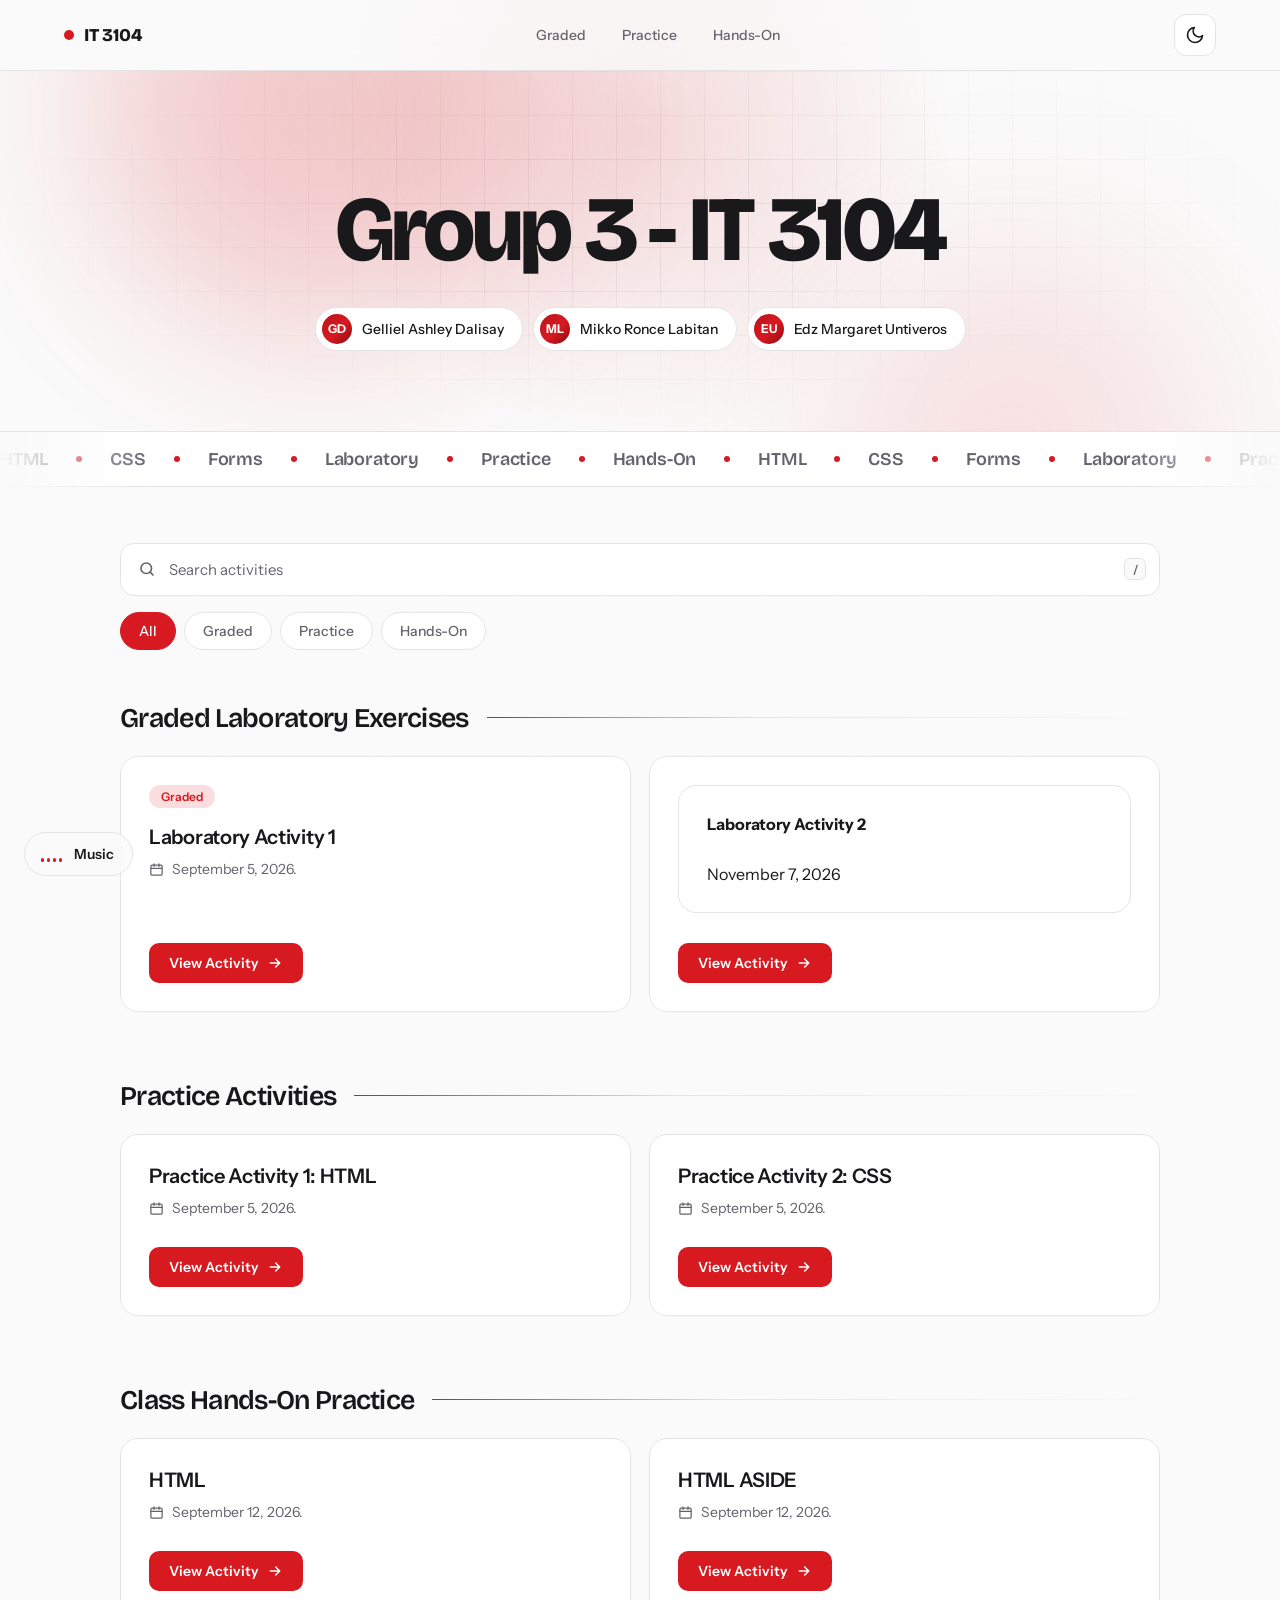
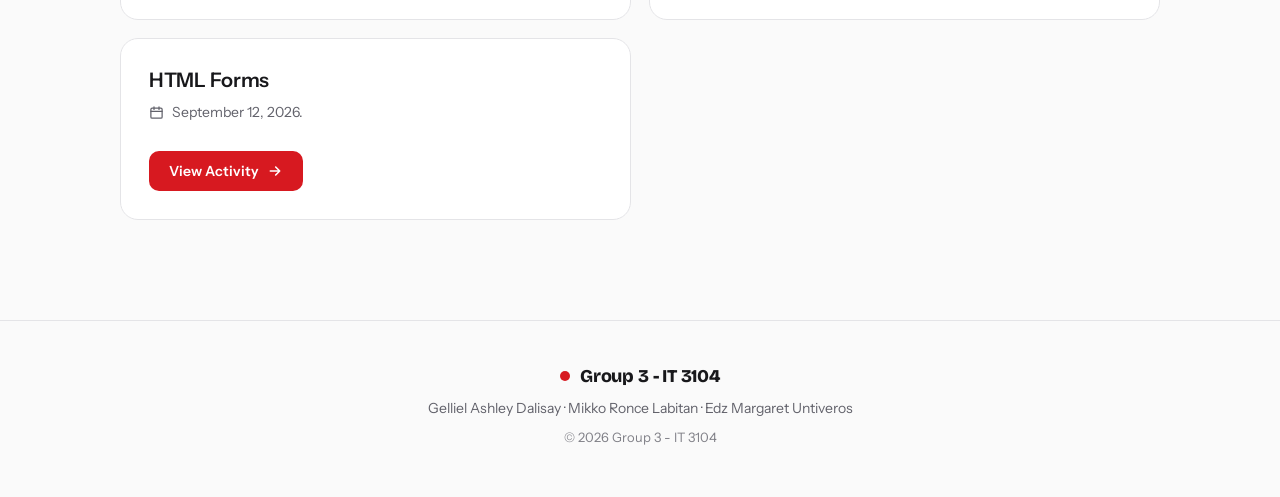
<file: index.html>
<!DOCTYPE html>
<html lang="en" data-theme="dark">
<head>
    <meta charset="UTF-8">
    <meta name="viewport" content="width=device-width, initial-scale=1.0">
    <title>Group 3 - IT 3104</title>

    <!-- Apply saved theme + JS flag before paint -->
    <script>
        (function () {
            var t = "dark";
            try {
                t = localStorage.getItem("theme") ||
                    (window.matchMedia("(prefers-color-scheme: light)").matches ? "light" : "dark");
            } catch (e) {}
            document.documentElement.setAttribute("data-theme", t);
            document.documentElement.classList.add("js");
        })();
    </script>

    <link rel="preconnect" href="https://fonts.googleapis.com">
    <link rel="preconnect" href="https://fonts.gstatic.com" crossorigin>
    <link href="https://fonts.googleapis.com/css2?family=Bricolage+Grotesque:wght@600;800&family=Instrument+Sans:wght@400;500;600&display=swap" rel="stylesheet">
    <link rel="stylesheet" href="style.css">
</head>

<body>

    <div class="progress" id="progress"></div>

    <!-- TOP BAR -->
    <nav class="topbar">
        <div class="brand"><span class="brand-dot"></span>IT 3104</div>

        <div class="nav-links">
            <a href="#graded">Graded</a>
            <a href="#practice">Practice</a>
            <a href="#handson">Hands-On</a>
        </div>

        <button class="theme-toggle" id="themeToggle" type="button" aria-label="Switch to light mode">
            <svg class="icon-sun" viewBox="0 0 24 24" width="20" height="20" fill="none" stroke="currentColor" stroke-width="2" stroke-linecap="round" stroke-linejoin="round" aria-hidden="true">
                <circle cx="12" cy="12" r="4"/>
                <path d="M12 2v2M12 20v2M4.93 4.93l1.41 1.41M17.66 17.66l1.41 1.41M2 12h2M20 12h2M4.93 19.07l1.41-1.41M17.66 6.34l1.41-1.41"/>
            </svg>
            <svg class="icon-moon" viewBox="0 0 24 24" width="20" height="20" fill="none" stroke="currentColor" stroke-width="2" stroke-linecap="round" stroke-linejoin="round" aria-hidden="true">
                <path d="M21 12.8A9 9 0 1 1 11.2 3a7 7 0 0 0 9.8 9.8z"/>
            </svg>
        </button>
    </nav>

    <!-- HERO -->
    <header class="header">
        <div class="aurora" aria-hidden="true"><i></i><i></i></div>

        <h1>Group 3 - IT 3104</h1>

        <p class="members">
            <span><i>GD</i>Gelliel Ashley Dalisay</span>
            <span><i>ML</i>Mikko Ronce Labitan</span>
            <span><i>EU</i>Edz Margaret Untiveros</span>
        </p>
    </header>

    <!-- MARQUEE -->
    <div class="marquee" aria-hidden="true">
        <div class="marquee-track">
            <span>HTML</span><span>CSS</span><span>Forms</span><span>Laboratory</span><span>Practice</span><span>Hands-On</span>
            <span>HTML</span><span>CSS</span><span>Forms</span><span>Laboratory</span><span>Practice</span><span>Hands-On</span>
        </div>
    </div>

    <!-- MAIN CONTENT -->
    <main class="container">

        <div class="toolbar" id="activities">
            <div class="search">
                <svg viewBox="0 0 24 24" width="18" height="18" fill="none" stroke="currentColor" stroke-width="2.2" stroke-linecap="round" stroke-linejoin="round" aria-hidden="true"><circle cx="11" cy="11" r="7"/><path d="M20 20l-3.5-3.5"/></svg>
                <input id="search" type="search" placeholder="Search activities" aria-label="Search activities" autocomplete="off">
                <kbd>/</kbd>
            </div>

            <div class="chips" role="group" aria-label="Filter activities">
                <button class="chip active" type="button" data-filter="all" aria-pressed="true">All</button>
                <button class="chip" type="button" data-filter="graded" aria-pressed="false">Graded</button>
                <button class="chip" type="button" data-filter="practice" aria-pressed="false">Practice</button>
                <button class="chip" type="button" data-filter="handson" aria-pressed="false">Hands-On</button>
            </div>
        </div>

        <p class="empty" id="empty" hidden>No activities match your search.</p>

        <section class="section" id="graded" data-tag="Graded">
            <div class="section-heading">
                <h2>Graded Laboratory Exercises</h2>
            </div>

            <div class="activity">
                <div class="activity-details">
                    <h3>Laboratory Activity 1</h3>
                    <p>September 5, 2026.</p>
                </div>
                <a href="Lab_Act_1.html" class="view-button">View Activity</a>
            </div>

            <div class="activity">
                <div class="activity details">
                    <h4>Laboratory Activity 2</h4>
                    <p>November 7, 2026</p>
                </div>
                <a href="lab_act_2.html" class="view-button">View Activity</a>
            </div>
        </section>

        <section class="section" id="practice" data-tag="Practice">
            <div class="section-heading">
                <h2>Practice Activities</h2>
            </div>

            <div class="activity">
                <div class="activity-details">
                    <h3>Practice Activity 1: HTML</h3>
                    <p>September 5, 2026.</p>
                </div>
                <a href="practice%201%20html.html" class="view-button">View Activity</a>
            </div>

            <div class="activity">
                <div class="activity-details">
                    <h3>Practice Activity 2: CSS</h3>
                    <p>September 5, 2026.</p>
                </div>
                <a href="Pactice%20Activity%202.html" class="view-button">View Activity</a>
            </div>
        </section>

        <section class="section" id="handson" data-tag="Hands-On">
            <div class="section-heading">
                <h2>Class Hands-On Practice</h2>
            </div>

            <div class="activity">
                <div class="activity-details">
                    <h3>HTML</h3>
                    <p>September 12, 2026.</p>
                </div>
                <a href="practice%201%20html.html" class="view-button">View Activity</a>
            </div>

            <div class="activity">
                <div class="activity-details">
                    <h3>HTML ASIDE</h3>
                    <p>September 12, 2026.</p>
                </div>
                <a href="practice-1-html-aside.html" class="view-button">View Activity</a>
            </div>

            <div class="activity">
                <div class="activity-details">
                    <h3>HTML Forms</h3>
                    <p>September 12, 2026.</p>
                </div>
                <a href="practice%20activity%201%20html%20forms.html" class="view-button">View Activity</a>
            </div>
        </section>

    </main>

    <!-- FOOTER -->
    <footer class="footer">
        <div class="footer-inner">
            <div class="brand"><span class="brand-dot"></span>Group 3 - IT 3104</div>
            <p class="footer-members">Gelliel Ashley Dalisay &middot; Mikko Ronce Labitan &middot; Edz Margaret Untiveros</p>
            <p class="footer-copy">&copy; 2026 Group 3 - IT 3104</p>
        </div>
    </footer>

    <button class="to-top" id="toTop" type="button" aria-label="Back to top">
        <svg viewBox="0 0 24 24" width="20" height="20" fill="none" stroke="currentColor" stroke-width="2.4" stroke-linecap="round" stroke-linejoin="round" aria-hidden="true"><path d="M12 19V5M5 12l7-7 7 7"/></svg>
    </button>

    <!-- MUSIC -->
    <audio id="bgm" src="music.mp3" loop preload="none"></audio>

    <button class="sound-btn" id="soundBtn" type="button" aria-label="Play music" aria-pressed="false">
        <span class="eq" aria-hidden="true"><i></i><i></i><i></i><i></i></span>
        <span class="sound-label" id="soundLabel">Music</span>
    </button>

    <script>
        var root = document.documentElement;
        var reduced = window.matchMedia("(prefers-reduced-motion: reduce)").matches;

        var sections = document.querySelectorAll(".section");
        var cards = document.querySelectorAll(".activity");

        /* ---------- Theme toggle (circular reveal when supported) ---------- */
        var toggle = document.getElementById("themeToggle");

        function syncLabel() {
            var light = root.getAttribute("data-theme") === "light";
            toggle.setAttribute("aria-label", light ? "Switch to dark mode" : "Switch to light mode");
        }

        toggle.addEventListener("click", function (e) {
            var next = root.getAttribute("data-theme") === "light" ? "dark" : "light";

            function apply() {
                root.setAttribute("data-theme", next);
                try { localStorage.setItem("theme", next); } catch (err) {}
                syncLabel();
            }

            if (!document.startViewTransition || reduced) { apply(); return; }

            var x = e.clientX, y = e.clientY;
            var r = Math.hypot(Math.max(x, innerWidth - x), Math.max(y, innerHeight - y));
            var t = document.startViewTransition(apply);

            t.ready.then(function () {
                root.animate(
                    { clipPath: ["circle(0px at " + x + "px " + y + "px)", "circle(" + r + "px at " + x + "px " + y + "px)"] },
                    { duration: 650, easing: "ease-in-out", pseudoElement: "::view-transition-new(root)" }
                );
            });
        });
        syncLabel();

        /* ---------- Tag badge on each card + count on each heading ---------- */
        sections.forEach(function (s) {
            var tag = s.dataset.tag;
            var list = s.querySelectorAll(".activity");

            list.forEach(function (card) {
                var d = card.querySelector(".activity-details");
                var t = document.createElement("span");
                t.className = "tag";
                t.textContent = tag;
                d.insertBefore(t, d.firstChild);
            });

            var c = document.createElement("span");
            c.className = "count";
            c.textContent = list.length;
            s.querySelector(".section-heading h2").after(c);
        });

        /* ---------- Scroll reveal ---------- */
        var items = document.querySelectorAll(".section-heading, .activity");
        items.forEach(function (el) { el.classList.add("reveal"); });

        if ("IntersectionObserver" in window) {
            var io = new IntersectionObserver(function (entries) {
                entries.forEach(function (e) {
                    if (e.isIntersecting) {
                        e.target.classList.add("in");
                        io.unobserve(e.target);
                    }
                });
            }, { threshold: 0.12 });
            items.forEach(function (el) { io.observe(el); });
        } else {
            items.forEach(function (el) { el.classList.add("in"); });
        }

        /* ---------- Card spotlight + 3D tilt ---------- */
        cards.forEach(function (card) {
            card.addEventListener("mousemove", function (e) {
                var r = card.getBoundingClientRect();
                var px = (e.clientX - r.left) / r.width;
                var py = (e.clientY - r.top) / r.height;
                card.style.setProperty("--mx", (px * r.width) + "px");
                card.style.setProperty("--my", (py * r.height) + "px");
                if (!reduced) {
                    card.style.setProperty("--ry", ((px - 0.5) * 8) + "deg");
                    card.style.setProperty("--rx", ((0.5 - py) * 8) + "deg");
                }
            });
            card.addEventListener("mouseleave", function () {
                card.style.setProperty("--rx", "0deg");
                card.style.setProperty("--ry", "0deg");
            });
        });

        /* ---------- Ambient glow that follows the cursor ---------- */
        document.addEventListener("pointermove", function (e) {
            root.style.setProperty("--x", e.clientX + "px");
            root.style.setProperty("--y", e.clientY + "px");
        });

        /* ---------- Search + filter chips ---------- */
        var search = document.getElementById("search");
        var empty = document.getElementById("empty");
        var chips = document.querySelectorAll(".chip");
        var filter = "all";

        function applyFilter() {
            var q = search.value.toLowerCase().trim();
            var any = false;

            cards.forEach(function (card) {
                var sec = card.closest(".section");
                var ok = (filter === "all" || sec.id === filter) &&
                         card.textContent.toLowerCase().indexOf(q) !== -1;
                card.hidden = !ok;
                if (ok) any = true;
            });

            sections.forEach(function (s) {
                s.hidden = !s.querySelector(".activity:not([hidden])");
            });

            empty.hidden = any;
        }

        search.addEventListener("input", applyFilter);

        chips.forEach(function (chip) {
            chip.addEventListener("click", function () {
                filter = chip.dataset.filter;
                chips.forEach(function (c) {
                    var on = c === chip;
                    c.classList.toggle("active", on);
                    c.setAttribute("aria-pressed", on);
                });
                applyFilter();
            });
        });

        /* "/" focuses the search box, Esc clears it */
        document.addEventListener("keydown", function (e) {
            var typing = /^(INPUT|TEXTAREA)$/.test(document.activeElement.tagName);
            if (e.key === "/" && !typing) {
                e.preventDefault();
                search.focus();
                search.scrollIntoView({ behavior: "smooth", block: "center" });
            } else if (e.key === "Escape" && document.activeElement === search) {
                search.value = "";
                applyFilter();
                search.blur();
            }
        });

        /* ---------- Active nav link while scrolling ---------- */
        var navLinks = document.querySelectorAll(".nav-links a");
        var spy = new IntersectionObserver(function (entries) {
            entries.forEach(function (e) {
                if (e.isIntersecting) {
                    navLinks.forEach(function (a) {
                        a.classList.toggle("active", a.getAttribute("href") === "#" + e.target.id);
                    });
                }
            });
        }, { rootMargin: "-40% 0px -50% 0px" });
        sections.forEach(function (s) { spy.observe(s); });

        /* ---------- Progress bar + back to top ---------- */
        var progress = document.getElementById("progress");
        var toTop = document.getElementById("toTop");

        function onScroll() {
            var max = document.documentElement.scrollHeight - window.innerHeight;
            var ratio = max > 0 ? window.scrollY / max : 0;
            progress.style.transform = "scaleX(" + ratio + ")";
            toTop.classList.toggle("show", window.scrollY > 400);
        }

        window.addEventListener("scroll", onScroll, { passive: true });
        onScroll();

        toTop.addEventListener("click", function () {
            window.scrollTo({ top: 0, behavior: "smooth" });
        });

        /* ---------- Music + click sounds ---------- */
        var bgm = document.getElementById("bgm");
        var soundBtn = document.getElementById("soundBtn");
        var soundLabel = document.getElementById("soundLabel");
        var audioCtx;

        bgm.volume = 0.35;

        function setSound(on) {
            soundBtn.classList.toggle("on", on);
            soundBtn.setAttribute("aria-pressed", on);
            soundBtn.setAttribute("aria-label", on ? "Pause music" : "Play music");
            soundLabel.textContent = on ? "Playing" : "Music";
        }

        soundBtn.addEventListener("click", function () {
            if (bgm.paused) {
                bgm.play().then(function () {
                    setSound(true);
                }).catch(function () {
                    soundLabel.textContent = "music.mp3 not found";
                });
            } else {
                bgm.pause();
                setSound(false);
            }
        });

        /* soft blip made with the Web Audio API (no file needed) */
        function blip(freq) {
            if (bgm.paused) return;
            try {
                audioCtx = audioCtx || new (window.AudioContext || window.webkitAudioContext)();
                var o = audioCtx.createOscillator();
                var g = audioCtx.createGain();
                var t = audioCtx.currentTime;
                o.type = "sine";
                o.frequency.value = freq;
                g.gain.setValueAtTime(0.0001, t);
                g.gain.exponentialRampToValueAtTime(0.08, t + 0.01);
                g.gain.exponentialRampToValueAtTime(0.0001, t + 0.15);
                o.connect(g);
                g.connect(audioCtx.destination);
                o.start();
                o.stop(t + 0.16);
            } catch (err) {}
        }

        document.addEventListener("click", function (e) {
            if (e.target.closest(".view-button, .chip, .theme-toggle, .to-top")) blip(780);
        });
    </script>

</body>
</html>
</file>
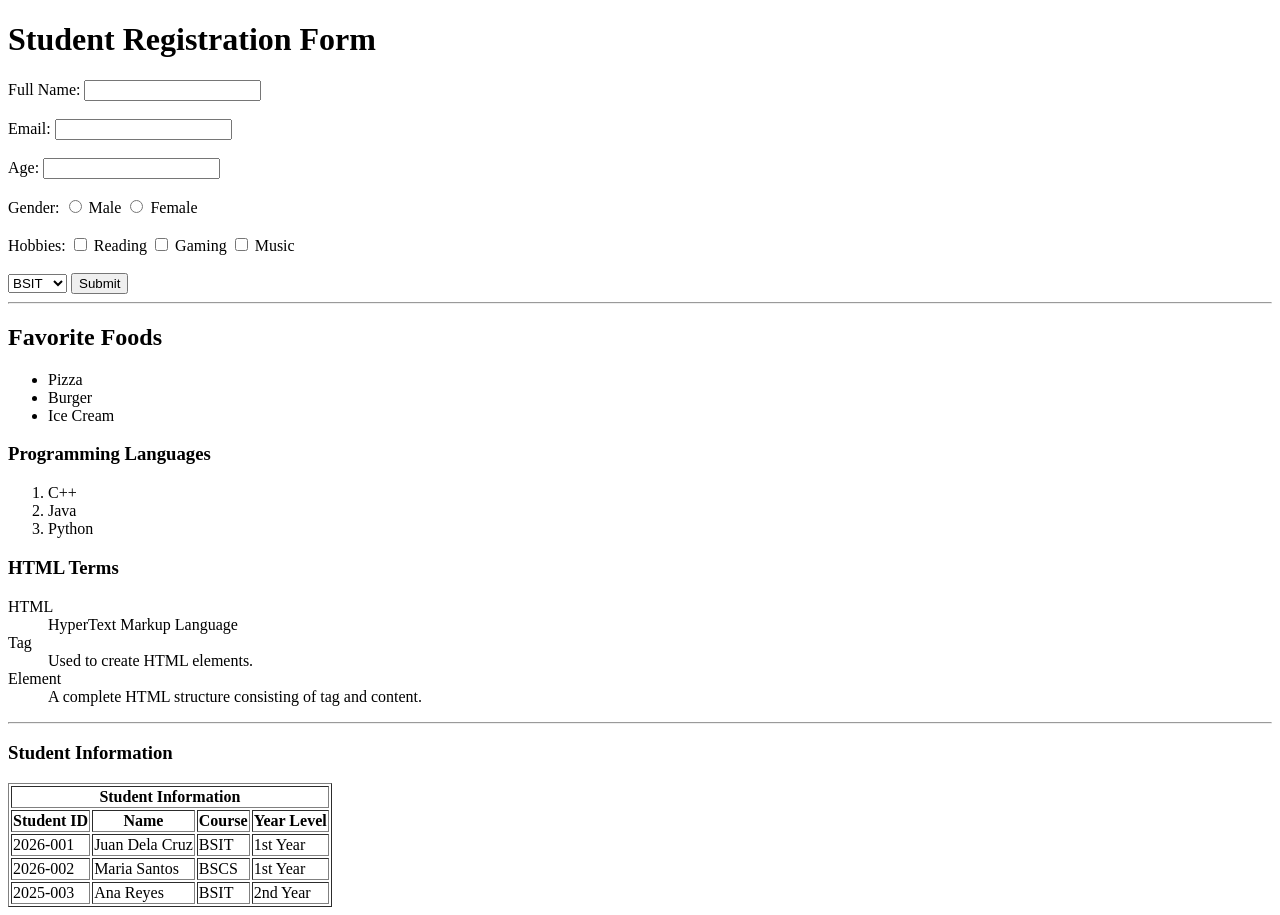
<file: Lab_Act_1.html>
<!DOCTYPE html>
<html lang="en">
<head>
    <title>Student Registration Form</title>
</head>

<body>

    <h1>Student Registration Form</h1>

    <form>
        <label for="fullname">Full Name:</label>
        <input type="text" name="fullname">
        <br><br>

        <label for="email">Email:</label>
        <input type="email" name="email">
        <br><br>

        <label for="age">Age:</label>
        <input type="number" name="age">
        <br><br>

        <label>Gender:</label>
        <input type="radio" name="gender" value="Male"> Male
        <input type="radio" name="gender" value="Female"> Female
        <br><br>

        <label>Hobbies:</label>
        <input type="checkbox" name="hobbies" value="Reading"> Reading
        <input type="checkbox" name="hobbies" value="Gaming"> Gaming
        <input type="checkbox" name="hobbies" value="Music"> Music
        <br><br>

        <select name="course">
            <option value="BSIT">BSIT</option>
            <option value="BSCS">BSCS</option>
            <option value="BSIS">BSIS</option>
        </select>

        <input type="submit" value="Submit">
    </form>

    <hr>

    <h2>Favorite Foods</h2>

    <ul>
        <li>Pizza</li>
        <li>Burger</li>
        <li>Ice Cream</li>
    </ul>

    <h3>Programming Languages</h3>

    <ol>
        <li>C++</li>
        <li>Java</li>
        <li>Python</li>
    </ol>

    <h3>HTML Terms</h3>

    <dl>
        <dt>HTML</dt>
        <dd>HyperText Markup Language</dd>

        <dt>Tag</dt>
        <dd>Used to create HTML elements.</dd>

        <dt>Element</dt>
        <dd>A complete HTML structure consisting of tag and content.</dd>
    </dl>

    <hr>

    <h3>Student Information</h3>

    <table border="1">
        <tr>
            <th colspan="4">Student Information</th>
        </tr>

        <tr>
            <th>Student ID</th>
            <th>Name</th>
            <th>Course</th>
            <th>Year Level</th>
        </tr>

        <tr>
            <td>2026-001</td>
            <td>Juan Dela Cruz</td>
            <td>BSIT</td>
            <td>1st Year</td>
        </tr>

        <tr>
            <td>2026-002</td>
            <td>Maria Santos</td>
            <td>BSCS</td>
            <td>1st Year</td>
        </tr>

        <tr>
            <td>2025-003</td>
            <td>Ana Reyes</td>
            <td>BSIT</td>
            <td>2nd Year</td>
        </tr>
    </table>

</body>
</html>
</file>
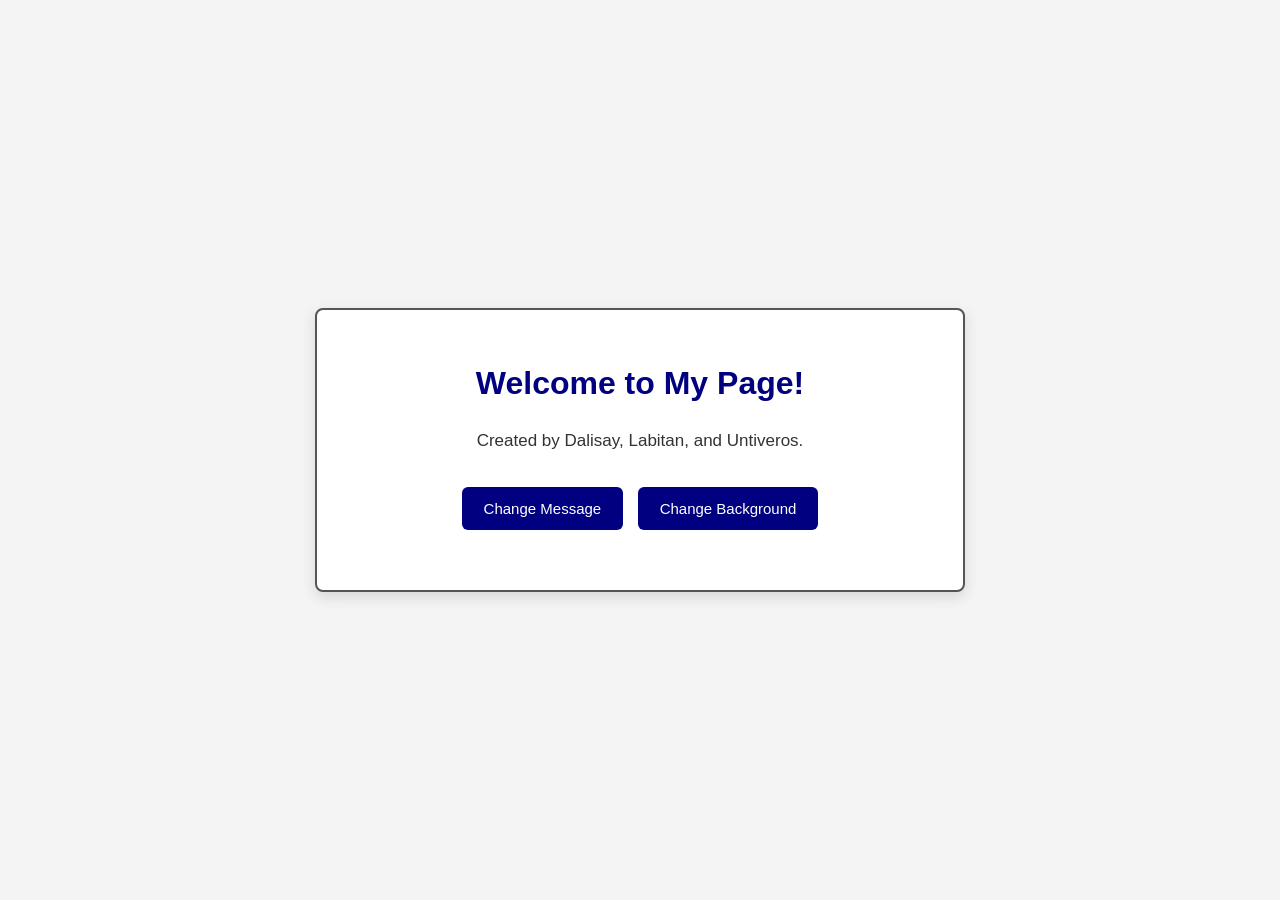
<file: lab_act_2.html>
<!DOCTYPE html>
<html lang="en">
<head>
    <meta charset="UTF-8">
    <meta name="viewport" content="width=device-width, initial-scale=1.0">
    <title>My First Interactive Page</title>
    <link rel="stylesheet" href="lab_act_2.css">
</head>
<body>

    <div class="container">
        <h1>Welcome to My Page!</h1>

        <p id="message">
            Created by Dalisay, Labitan, and Untiveros.
        </p>

        <button id="messageButton">Change Message</button>
        <button id="backgroundButton">Change Background</button>
    </div>

    <script src="script.js"></script>
</href>
</body>
</html>
</file>
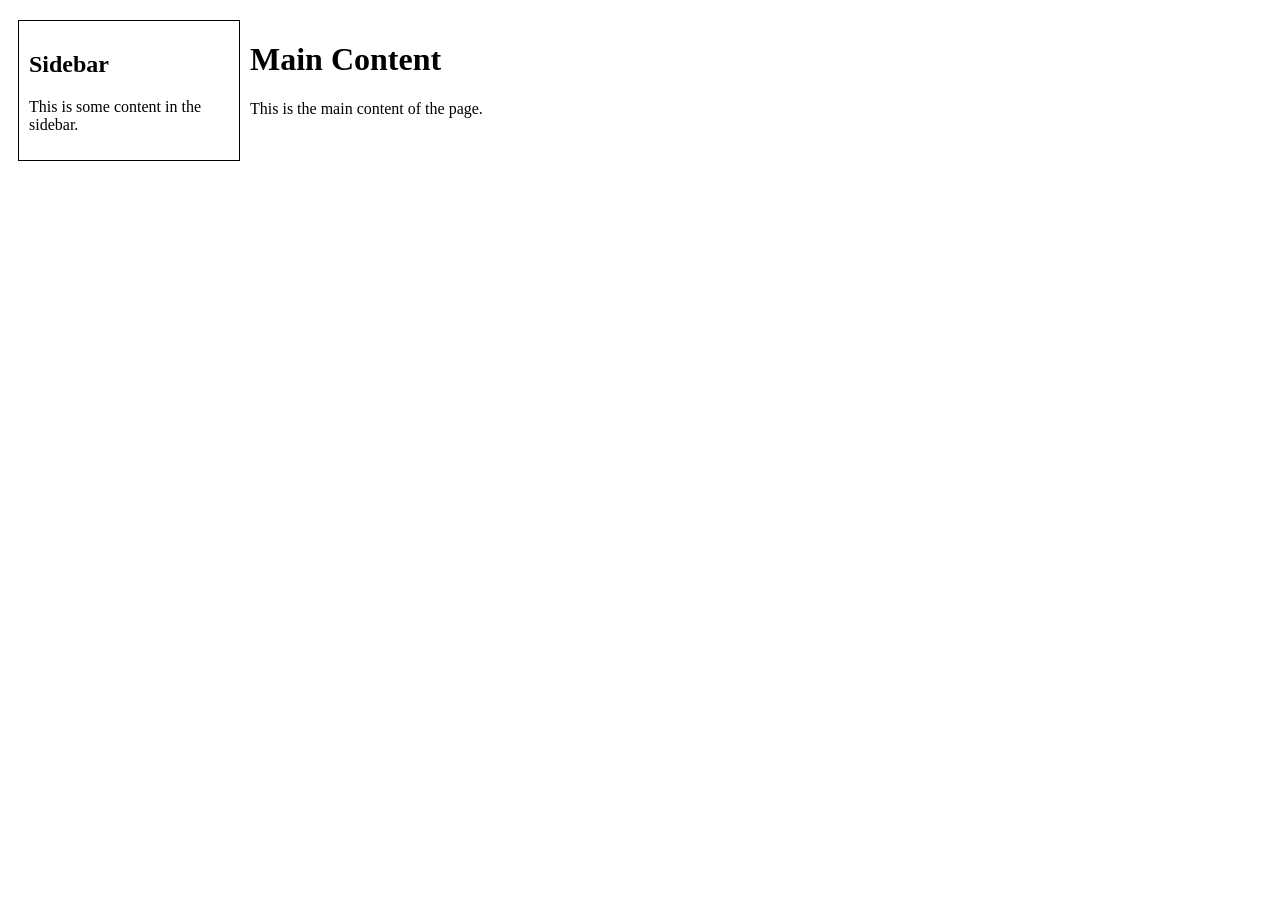
<file: practice 1 hmtl aside.html>
<!DOCTYPE html>
<html>
<head>
    <style>
        main {
            padding: 10px;
            margin: 10px;
        }

        aside {
            width: 200px;
            border: 1px solid black;
            padding: 10px;
            margin: 10px;
            float: left;
        }
    </style>
</head>

<body>
    <aside>
        <h2>Sidebar</h2>
        <p>This is some content in the sidebar.</p>
    </aside>

    <main>
        <h1>Main Content</h1>
        <p>This is the main content of the page.</p>
    </main>
</body>
</html>
</file>
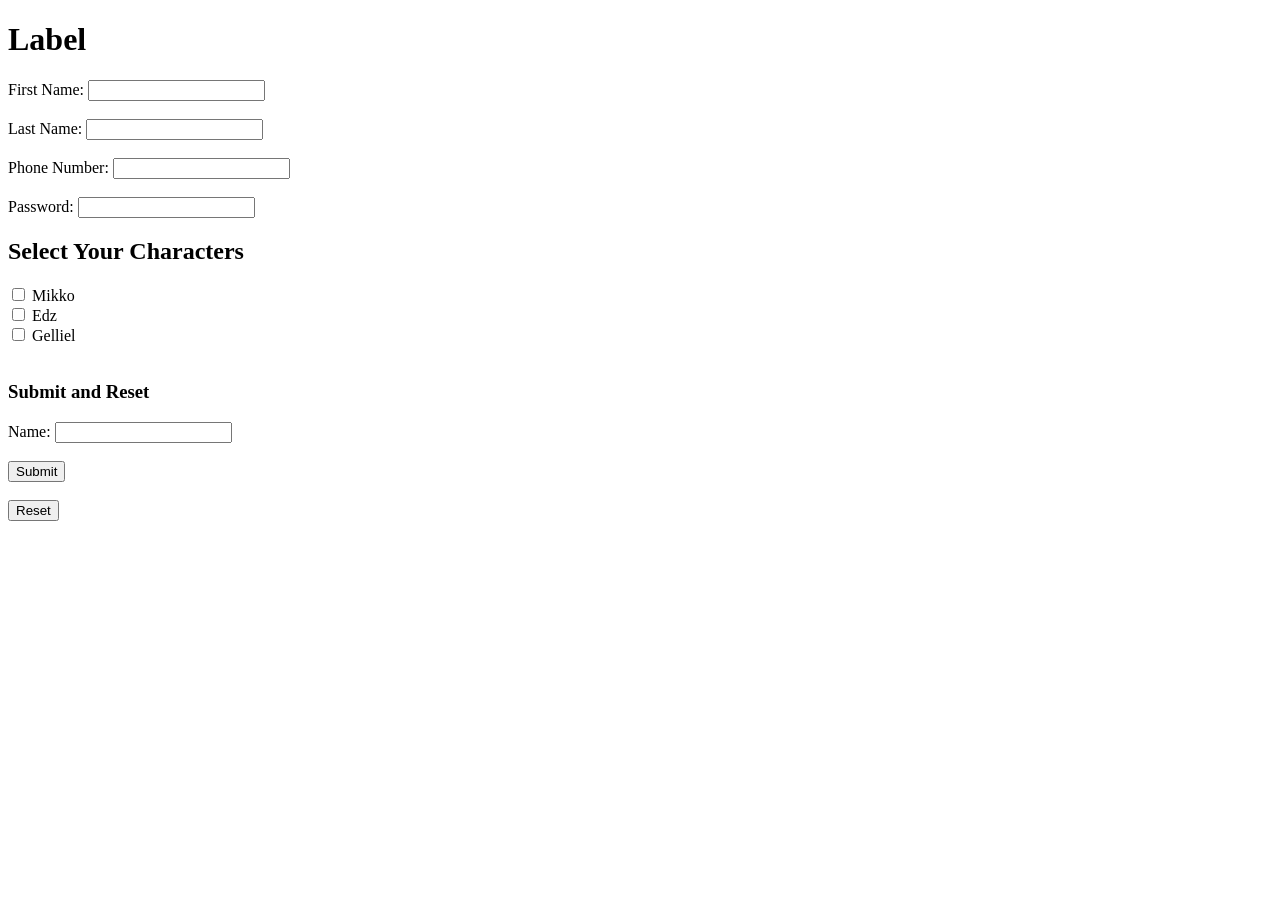
<file: practice activity 1 html forms.htm>
<!DOCTYPE html>
<html>
<head>
    <h1>Label</h1>
    <body>
        <form>
            <label for="firstname">First Name:</label>
            <input type="text" name="firstname" id="firstname"> 
        </form>
        
        <br>
        
        <form>
            <label for="lastname">Last Name:</label>
            <input type="text" name="lastname" id="lastname">
        </form>

        <br>

        <form>
            <label for="phonenumber">Phone Number:</label>
            <input type="tel" id="phone" pattern="[0-9]{4}-[0-9]{3}-[0-9]{4}">
        </form>

        <br>

         <form>
            <label for="password">Password:</label>
            <input type="text" name="password" id="password">
        </form>
    </body>

<h2>Select Your Characters</h2>

    <form>
        <input type="checkbox" id="char1" name="char1" value="Amber">
        <label for="char1">Mikko</label><br>

        <input type="checkbox" id="char2" name="char2" value="Kaeya">
        <label for="char2">Edz</label><br>

        <input type="checkbox" id="char3" name="char3" value="Lumine">
        <label for="char3">Gelliel</label><br><br>
    </form>

<h3>Submit and Reset</h3>

        <form>
            <label for="name">Name:</label>
            <input type="text" name="name" id="name">
        <br>
        <br>
            <input type="submit" value="Submit"> 
        </form>
        <br>
            <input type="submit" value="Reset"> 
        </form>


</head>
</html>
</file>
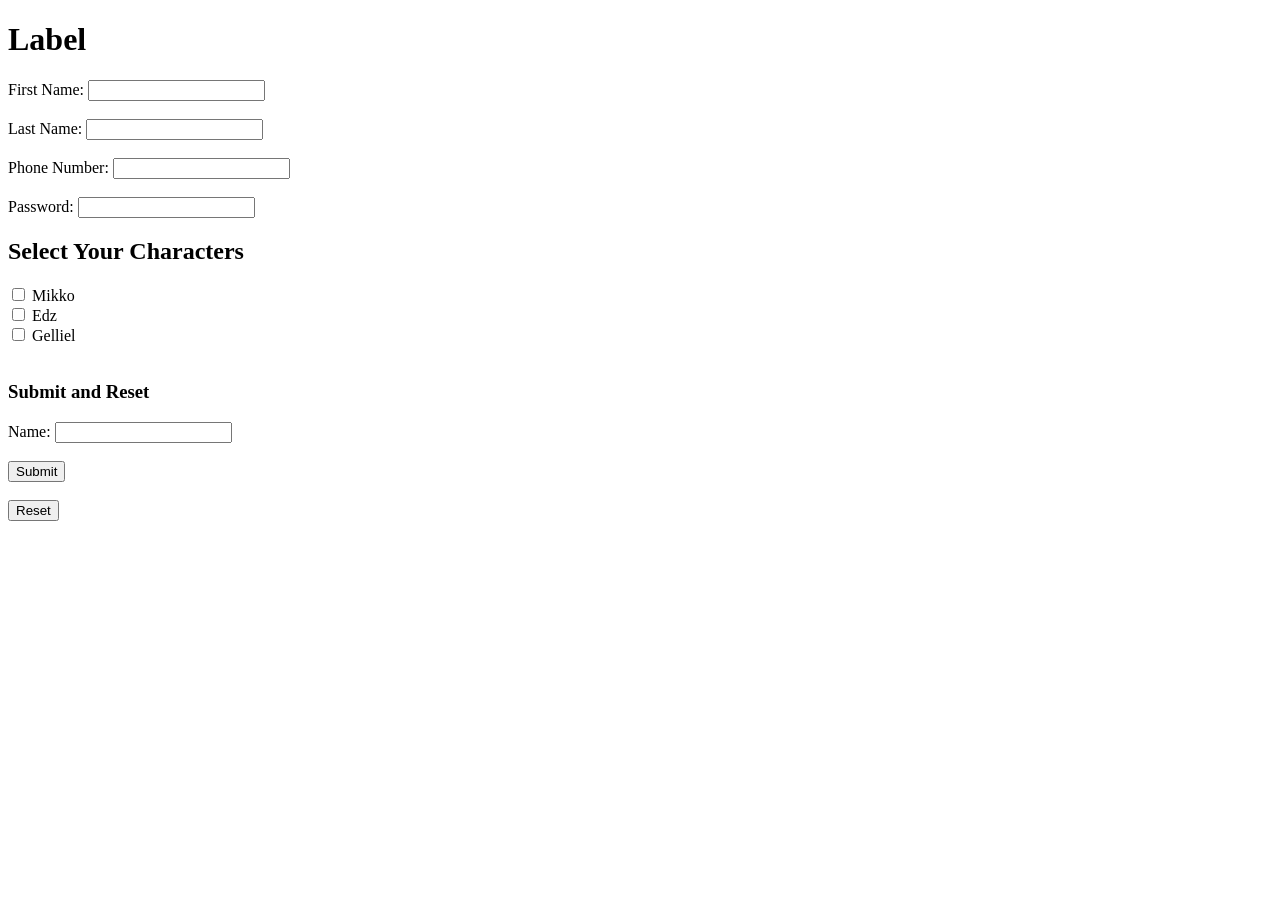
<file: practice activity 1 html forms.html>
<!DOCTYPE html>
<html>
<head>
    <h1>Label</h1>
    <body>
        <form>
            <label for="firstname">First Name:</label>
            <input type="text" name="firstname" id="firstname"> 
        </form>
        
        <br>
        
        <form>
            <label for="lastname">Last Name:</label>
            <input type="text" name="lastname" id="lastname">
        </form>

        <br>

        <form>
            <label for="phonenumber">Phone Number:</label>
            <input type="tel" id="phone" pattern="[0-9]{4}-[0-9]{3}-[0-9]{4}">
        </form>

        <br>

         <form>
            <label for="password">Password:</label>
            <input type="text" name="password" id="password">
        </form>
    </body>

<h2>Select Your Characters</h2>

    <form>
        <input type="checkbox" id="char1" name="char1" value="Amber">
        <label for="char1">Mikko</label><br>

        <input type="checkbox" id="char2" name="char2" value="Kaeya">
        <label for="char2">Edz</label><br>

        <input type="checkbox" id="char3" name="char3" value="Lumine">
        <label for="char3">Gelliel</label><br><br>
    </form>

<h3>Submit and Reset</h3>

        <form>
            <label for="name">Name:</label>
            <input type="text" name="name" id="name">
        <br>
        <br>
            <input type="submit" value="Submit"> 
        </form>
        <br>
            <input type="submit" value="Reset"> 
        </form>


</head>
</html>
</file>
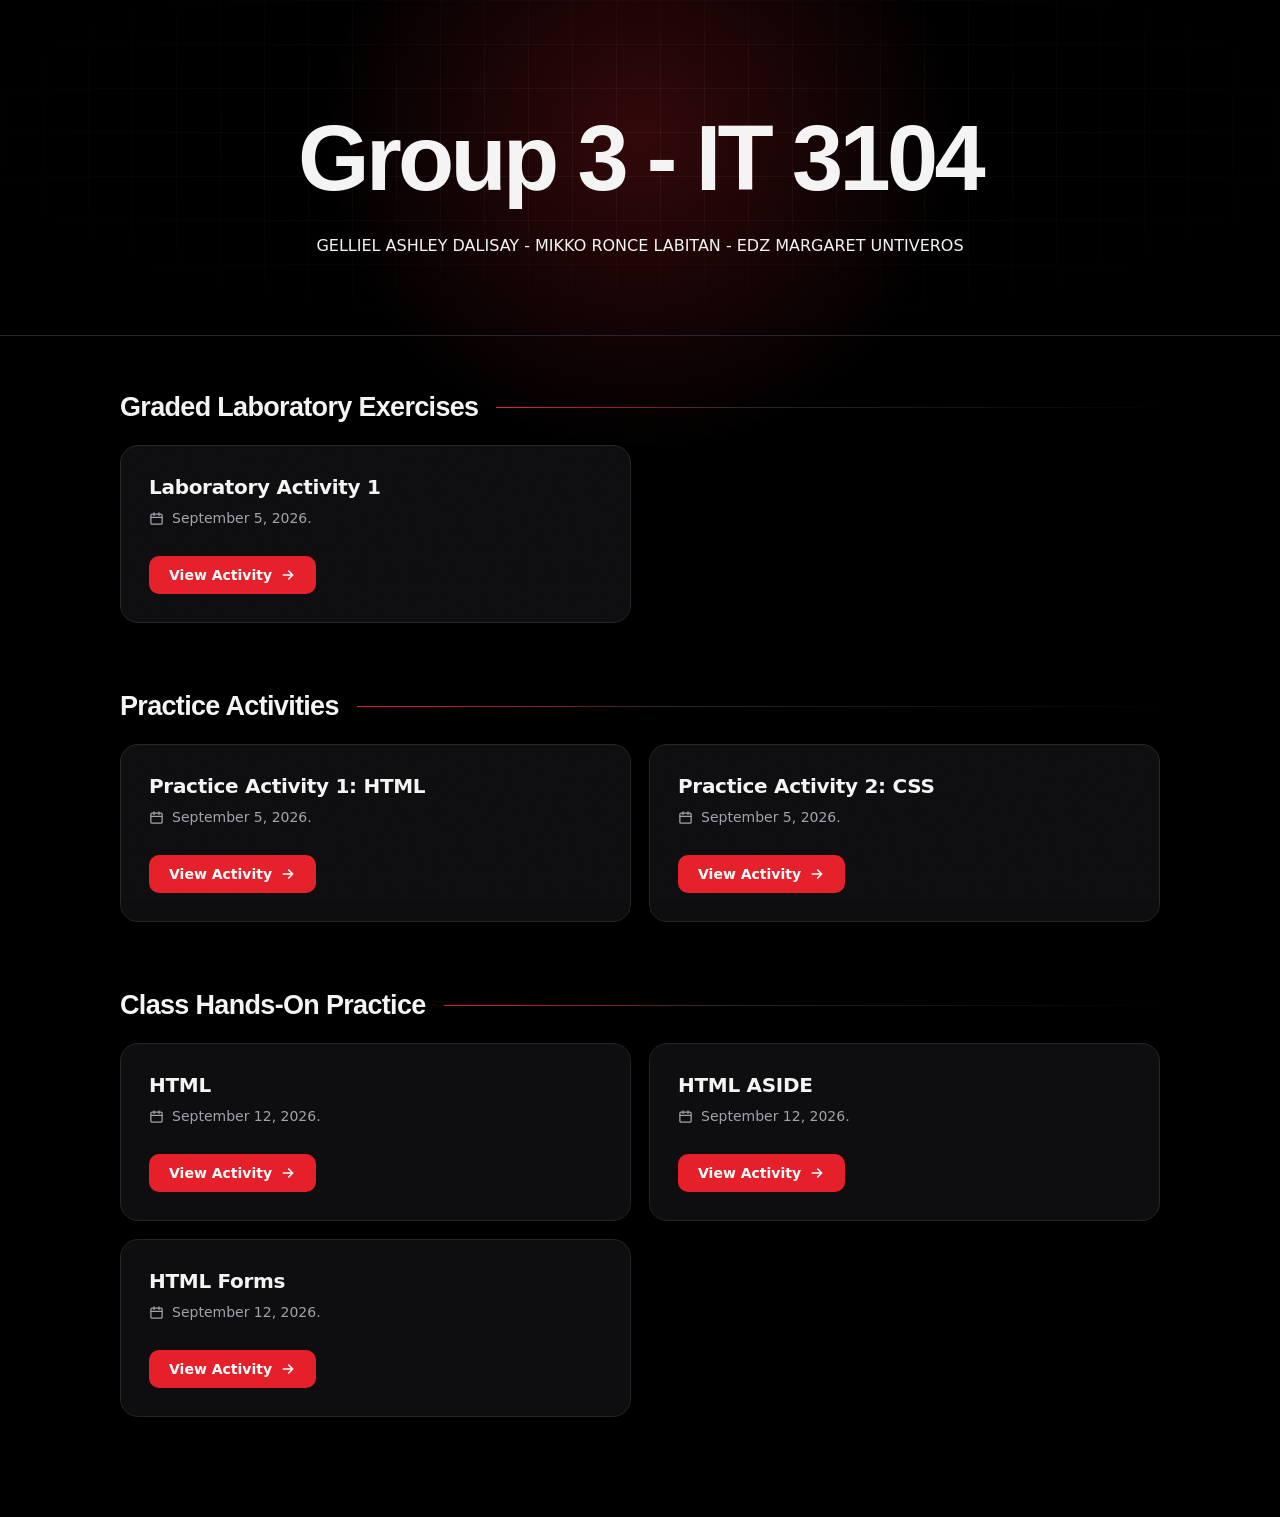
<file: vercel.html>
<!DOCTYPE html>
<html lang="en">
<head>
    <meta charset="UTF-8">
    <meta name="viewport" content="width=device-width, initial-scale=1.0">

    <title>Group 3 - IT 3104</title>

    <link rel="stylesheet" href="style.css">
</head>

<body>

    <!-- HEADER -->
    <header class="header">

        <h1>Group 3 - IT 3104</h1>

        <p class="members">
            GELLIEL ASHLEY DALISAY - MIKKO RONCE LABITAN - EDZ MARGARET UNTIVEROS
        </p>

    </header>


    <!-- MAIN CONTENT -->
    <main class="container">
        

        <section class="section">

            <div class="section-heading">
                <h2>Graded Laboratory Exercises</h2>
            </div>


            <div class="activity">

                <div class="activity-details">

                    <h3>Laboratory Activity 1</h3>

                    <p>September 5, 2026.</p>

                </div>


                <a href="Lab_Act_1.html" class="view-button">
                    View Activity
                </a>

            </div>

        </section>

        <section class="section">

            <div class="section-heading">
                <h2>Practice Activities</h2>
            </div>


            <!-- Practice Activity 1 -->

            <div class="activity">

                <div class="activity-details">

                    <h3>Practice Activity 1: HTML</h3>

                    <p>September 5, 2026.</p>

                </div>


                <a href="practice%201%20html.html" class="view-button">
                    View Activity
                </a>

            </div>


            <!-- Practice Activity 2 -->

            <div class="activity">

                <div class="activity-details">

                    <h3>Practice Activity 2: CSS</h3>

                    <p>September 5, 2026.</p>

                </div>


                <a href="Pactice%20Activity%202.html" class="view-button">
                    View Activity
                </a>

            </div>

        </section>


        <section class="section">

            <div class="section-heading">
                <h2>Class Hands-On Practice</h2>
            </div>


            <!-- HTML -->

            <div class="activity">

                <div class="activity-details">

                    <h3>HTML</h3>

                    <p>September 12, 2026.</p>

                </div>


                <a href="practice%201%20html.html" class="view-button">
                    View Activity
                </a>

            </div>


            <!-- HTML ASIDE -->

            <div class="activity">

                <div class="activity-details">

                    <h3>HTML ASIDE</h3>

                    <p>September 12, 2026.</p>

                </div>


              <a href="practice-1-html-aside.html" class="view-button">
                View Activity
                </a>

            </div>


            <!-- HTML FORMS -->

            <div class="activity">

                <div class="activity-details">

                    <h3>HTML Forms</h3>

                    <p>September 12, 2026.</p>

                </div>


                <a href="practice%20activity%201%20html%20forms.html" class="view-button">
                    View Activity
                </a>

            </div>

        </section>


    </main>

</body>
</html>
</file>
<file: style.css>
/* =========================
   THEME TOKENS
========================= */

:root,
[data-theme="dark"] {
    --bg: #000000;
    --bar: rgba(0, 0, 0, 0.7);
    --card: #0e0e10;
    --card-hover: #141417;
    --border: #25252a;
    --text: #f4f4f5;
    --muted: #a1a1aa;
    --accent: #e5202b;
    --accent-hover: #ff3b47;
    --accent-deep: #8a0710;
    --on-accent: #ffffff;
    --glow: rgba(229, 32, 43, 0.22);
    --grid: rgba(255, 255, 255, 0.045);
    --shadow: 0 22px 60px rgba(229, 32, 43, 0.16);
    --aurora: 0.5;
    --noise: 0.07;
}

[data-theme="light"] {
    --bg: #fafafa;
    --bar: rgba(250, 250, 250, 0.75);
    --card: #ffffff;
    --card-hover: #ffffff;
    --border: #e4e4e7;
    --text: #18181b;
    --muted: #62626b;
    --accent: #d71920;
    --accent-hover: #b9121a;
    --accent-deep: #f08a8e;
    --on-accent: #ffffff;
    --glow: rgba(215, 25, 32, 0.14);
    --grid: rgba(0, 0, 0, 0.055);
    --shadow: 0 22px 56px rgba(24, 24, 27, 0.12);
    --aurora: 0.22;
    --noise: 0.06;
}

@property --angle {
    syntax: "<angle>";
    inherits: false;
    initial-value: 0deg;
}

* {
    margin: 0;
    padding: 0;
    box-sizing: border-box;
}

[hidden] {
    display: none !important;
}

html {
    scroll-behavior: smooth;
}

body {
    font-family: "Instrument Sans", system-ui, -apple-system, "Segoe UI", Arial, sans-serif;
    background: var(--bg);
    color: var(--text);
    min-height: 100vh;
    -webkit-font-smoothing: antialiased;
    transition: background 0.35s ease, color 0.35s ease;
}

::selection {
    background: var(--accent);
    color: #fff;
}

/* ambient glow that follows the cursor */
body::before {
    content: "";
    position: fixed;
    inset: 0;
    z-index: -1;
    pointer-events: none;
    background: radial-gradient(520px circle at var(--x, 50%) var(--y, 15%), var(--glow), transparent 60%);
}

/* film grain for a premium feel */
body::after {
    content: "";
    position: fixed;
    inset: 0;
    z-index: 200;
    pointer-events: none;
    opacity: var(--noise);
    mix-blend-mode: overlay;
    background-image: url("data:image/svg+xml,%3Csvg xmlns='http://www.w3.org/2000/svg' width='160' height='160'%3E%3Cfilter id='n'%3E%3CfeTurbulence type='fractalNoise' baseFrequency='.85' numOctaves='2' stitchTiles='stitch'/%3E%3C/filter%3E%3Crect width='100%25' height='100%25' filter='url(%23n)'/%3E%3C/svg%3E");
}

/* circular theme reveal */
::view-transition-old(root),
::view-transition-new(root) {
    animation: none;
    mix-blend-mode: normal;
}

::view-transition-old(root) { z-index: 1; }
::view-transition-new(root) { z-index: 2; }

/* =========================
   SCROLL PROGRESS
========================= */

.progress {
    position: fixed;
    top: 0;
    left: 0;
    z-index: 100;
    width: 100%;
    height: 3px;
    background: linear-gradient(90deg, var(--accent), var(--accent-hover));
    transform: scaleX(0);
    transform-origin: left;
    box-shadow: 0 0 12px var(--glow);
}

/* =========================
   TOP BAR
========================= */

.topbar {
    position: sticky;
    top: 0;
    z-index: 50;
    display: flex;
    align-items: center;
    justify-content: space-between;
    padding: 14px max(24px, 5vw);
    background: var(--bar);
    backdrop-filter: blur(14px);
    -webkit-backdrop-filter: blur(14px);
    border-bottom: 1px solid var(--border);
    transition: background 0.35s ease, border-color 0.35s ease;
}

.brand {
    display: flex;
    align-items: center;
    gap: 10px;
    font-family: "Bricolage Grotesque", "Instrument Sans", Arial, sans-serif;
    font-weight: 800;
    font-size: 18px;
    letter-spacing: -0.01em;
}

.brand-dot {
    width: 10px;
    height: 10px;
    border-radius: 50%;
    background: var(--accent);
    animation: pulse 2.4s ease-out infinite;
}

.nav-links {
    display: flex;
    gap: 4px;
}

.nav-links a {
    position: relative;
    padding: 8px 16px;
    font-size: 14px;
    font-weight: 500;
    color: var(--muted);
    text-decoration: none;
    border-radius: 10px;
    transition: color 0.25s ease, background 0.25s ease;
}

.nav-links a::after {
    content: "";
    position: absolute;
    left: 16px;
    right: 16px;
    bottom: 3px;
    height: 2px;
    border-radius: 2px;
    background: var(--accent);
    transform: scaleX(0);
    transition: transform 0.3s ease;
}

.nav-links a:hover { color: var(--text); }
.nav-links a.active { color: var(--text); background: var(--card); }
.nav-links a.active::after { transform: scaleX(1); }

/* THEME TOGGLE */

.theme-toggle {
    position: relative;
    display: grid;
    place-items: center;
    width: 42px;
    height: 42px;
    color: var(--text);
    background: var(--card);
    border: 1px solid var(--border);
    border-radius: 12px;
    cursor: pointer;
    transition: transform 0.2s ease, border-color 0.25s ease, background 0.35s ease, color 0.35s ease;
}

.theme-toggle:hover {
    border-color: var(--accent);
    color: var(--accent);
    transform: translateY(-1px);
}

.theme-toggle:active { transform: scale(0.94); }

.theme-toggle svg {
    position: absolute;
    transition: transform 0.45s cubic-bezier(0.2, 0.8, 0.2, 1), opacity 0.3s ease;
}

[data-theme="dark"] .icon-sun  { opacity: 1; transform: rotate(0) scale(1); }
[data-theme="dark"] .icon-moon { opacity: 0; transform: rotate(-90deg) scale(0.4); }
[data-theme="light"] .icon-sun  { opacity: 0; transform: rotate(90deg) scale(0.4); }
[data-theme="light"] .icon-moon { opacity: 1; transform: rotate(0) scale(1); }

/* focus rings */
.theme-toggle:focus-visible,
.view-button:focus-visible,
.to-top:focus-visible,
.nav-links a:focus-visible,
.chip:focus-visible,
.sound-btn:focus-visible,
.search input:focus-visible {
    outline: 2px solid var(--accent);
    outline-offset: 3px;
}

/* =========================
   HERO
========================= */

.header {
    position: relative;
    overflow: hidden;
    text-align: center;
    padding: 112px 24px 80px;
    border-bottom: 1px solid var(--border);
    transition: border-color 0.35s ease;
}

.header::before {
    content: "";
    position: absolute;
    inset: 0;
    background-image:
        linear-gradient(var(--grid) 1px, transparent 1px),
        linear-gradient(90deg, var(--grid) 1px, transparent 1px);
    background-size: 44px 44px;
    -webkit-mask-image: radial-gradient(ellipse 70% 80% at 50% 40%, #000 20%, transparent 75%);
    mask-image: radial-gradient(ellipse 70% 80% at 50% 40%, #000 20%, transparent 75%);
    animation: grid-move 18s linear infinite;
}

.aurora {
    position: absolute;
    inset: 0;
    overflow: hidden;
    pointer-events: none;
}

.aurora i {
    position: absolute;
    border-radius: 50%;
    filter: blur(90px);
    opacity: var(--aurora);
}

.aurora i:nth-child(1) {
    width: 440px;
    height: 440px;
    left: 8%;
    top: -180px;
    background: var(--accent);
    animation: drift-a 16s ease-in-out infinite alternate;
}

.aurora i:nth-child(2) {
    width: 380px;
    height: 380px;
    right: 6%;
    bottom: -200px;
    background: var(--accent-deep);
    animation: drift-b 20s ease-in-out infinite alternate;
}

.header h1,
.members {
    position: relative;
    z-index: 1;
}

.header h1 {
    font-family: "Bricolage Grotesque", "Instrument Sans", Arial, sans-serif;
    font-size: clamp(40px, 8vw, 92px);
    font-weight: 800;
    letter-spacing: -0.04em;
    line-height: 1.02;
    margin-bottom: 30px;
    animation: rise 0.9s cubic-bezier(0.2, 0.8, 0.2, 1) backwards;
}

/* MEMBERS */

.members {
    display: flex;
    flex-wrap: wrap;
    justify-content: center;
    gap: 10px;
    animation: rise 0.9s cubic-bezier(0.2, 0.8, 0.2, 1) 0.12s backwards;
}

.members span {
    display: inline-flex;
    align-items: center;
    gap: 10px;
    padding: 6px 18px 6px 6px;
    font-size: 14px;
    font-weight: 500;
    background: var(--card);
    border: 1px solid var(--border);
    border-radius: 999px;
    transition: border-color 0.25s ease, transform 0.25s ease, background 0.35s ease;
}

.members span i {
    display: grid;
    place-items: center;
    width: 30px;
    height: 30px;
    font-style: normal;
    font-size: 12px;
    font-weight: 700;
    color: #fff;
    background: linear-gradient(135deg, var(--accent-hover), var(--accent) 55%, #8a0710);
    border-radius: 50%;
}

.members span:hover {
    border-color: var(--accent);
    transform: translateY(-2px);
}

/* keyboard hint (used by the search bar) */
kbd {
    display: inline-grid;
    place-items: center;
    min-width: 22px;
    height: 22px;
    padding: 0 6px;
    font: inherit;
    font-size: 12px;
    font-weight: 600;
    color: var(--muted);
    background: var(--bg);
    border: 1px solid var(--border);
    border-radius: 6px;
}

/* =========================
   MARQUEE
========================= */

.marquee {
    overflow: hidden;
    padding: 16px 0;
    background: var(--card);
    border-bottom: 1px solid var(--border);
    -webkit-mask-image: linear-gradient(90deg, transparent, #000 12%, #000 88%, transparent);
    mask-image: linear-gradient(90deg, transparent, #000 12%, #000 88%, transparent);
    transition: background 0.35s ease, border-color 0.35s ease;
}

.marquee-track {
    display: flex;
    width: max-content;
    animation: marquee 30s linear infinite;
}

.marquee:hover .marquee-track { animation-play-state: paused; }

.marquee-track span {
    display: inline-flex;
    align-items: center;
    gap: 28px;
    padding-right: 28px;
    font-family: "Bricolage Grotesque", "Instrument Sans", Arial, sans-serif;
    font-size: 18px;
    font-weight: 600;
    letter-spacing: -0.01em;
    color: var(--muted);
    white-space: nowrap;
}

.marquee-track span::after {
    content: "";
    width: 6px;
    height: 6px;
    border-radius: 50%;
    background: var(--accent);
}

/* =========================
   MAIN + TOOLBAR
========================= */

.container {
    width: 88%;
    max-width: 1040px;
    margin: 56px auto 100px;
}

.toolbar {
    display: flex;
    flex-direction: column;
    gap: 16px;
    margin-bottom: 52px;
    scroll-margin-top: 90px;
}

.search {
    position: relative;
}

.search > svg {
    position: absolute;
    left: 18px;
    top: 50%;
    transform: translateY(-50%);
    color: var(--muted);
    pointer-events: none;
}

.search kbd {
    position: absolute;
    right: 14px;
    top: 50%;
    transform: translateY(-50%);
    pointer-events: none;
}

.search input {
    width: 100%;
    padding: 16px 52px 16px 48px;
    font: inherit;
    font-size: 15px;
    color: var(--text);
    background: var(--card);
    border: 1px solid var(--border);
    border-radius: 14px;
    transition: border-color 0.25s ease, box-shadow 0.25s ease, background 0.35s ease;
}

.search input::placeholder { color: var(--muted); }

.search input:focus {
    outline: none;
    border-color: var(--accent);
    box-shadow: 0 0 0 4px var(--glow);
}

/* FILTER CHIPS */

.chips {
    display: flex;
    flex-wrap: wrap;
    gap: 8px;
}

.chip {
    padding: 9px 18px;
    font: inherit;
    font-size: 14px;
    font-weight: 500;
    color: var(--muted);
    background: var(--card);
    border: 1px solid var(--border);
    border-radius: 999px;
    cursor: pointer;
    transition: color 0.25s ease, background 0.25s ease, border-color 0.25s ease, transform 0.2s ease;
}

.chip:hover {
    color: var(--text);
    border-color: var(--accent);
}

.chip:active { transform: scale(0.96); }

.chip.active {
    color: var(--on-accent);
    background: var(--accent);
    border-color: var(--accent);
}

.empty {
    text-align: center;
    color: var(--muted);
    padding: 40px 0;
}

/* =========================
   SECTION
========================= */

.section {
    display: grid;
    grid-template-columns: repeat(2, 1fr);
    gap: 18px;
    margin-bottom: 68px;
    scroll-margin-top: 90px;
}

.section-heading {
    grid-column: 1 / -1;
    display: flex;
    align-items: center;
    gap: 14px;
    margin-bottom: 4px;
}

.section-heading h2 {
    flex-shrink: 0;
    font-family: "Bricolage Grotesque", "Instrument Sans", Arial, sans-serif;
    font-size: 27px;
    font-weight: 600;
    letter-spacing: -0.025em;
}

.section-heading::after {
    content: "";
    flex: 1;
    height: 1px;
    margin-left: 4px;
    background: linear-gradient(90deg, var(--accent), var(--border) 40%, transparent);
}

.count {
    flex-shrink: 0;
    min-width: 28px;
    padding: 3px 9px;
    text-align: center;
    font-size: 13px;
    font-weight: 600;
    color: var(--on-accent);
    background: var(--accent);
    border-radius: 999px;
}

/* =========================
   SCROLL REVEAL
========================= */

.js .reveal:not(.in) { opacity: 0; }

.reveal.in {
    animation: rise 0.7s cubic-bezier(0.2, 0.8, 0.2, 1) backwards;
}

.activity.in:nth-child(3) { animation-delay: 0.1s; }
.activity.in:nth-child(4) { animation-delay: 0.2s; }

/* =========================
   ACTIVITY CARD
========================= */

.activity {
    position: relative;
    display: flex;
    flex-direction: column;
    justify-content: space-between;
    gap: 30px;
    padding: 28px;
    background: var(--card);
    border: 1px solid var(--border);
    border-radius: 18px;
    transform: perspective(900px) rotateX(var(--rx, 0deg)) rotateY(var(--ry, 0deg));
    transition: transform 0.2s ease-out, border-color 0.3s ease, box-shadow 0.3s ease, background 0.35s ease;
}

.activity > * {
    position: relative;
    z-index: 1;
}

/* glowing ring that travels around the edge on hover */
.activity::before {
    content: "";
    position: absolute;
    inset: -1px;
    padding: 1px;
    border-radius: inherit;
    background: conic-gradient(from var(--angle), transparent 0 50%, var(--accent) 78%, var(--accent-hover) 90%, transparent);
    -webkit-mask: linear-gradient(#000 0 0) content-box, linear-gradient(#000 0 0);
    -webkit-mask-composite: xor;
    mask: linear-gradient(#000 0 0) content-box exclude, linear-gradient(#000 0 0);
    opacity: 0;
    transition: opacity 0.35s ease;
    animation: spin 3.5s linear infinite;
    pointer-events: none;
}

/* spotlight that follows the cursor */
.activity::after {
    content: "";
    position: absolute;
    inset: 0;
    border-radius: inherit;
    background: radial-gradient(300px circle at var(--mx, 50%) var(--my, 0%), var(--glow), transparent 65%);
    opacity: 0;
    transition: opacity 0.3s ease;
    pointer-events: none;
}

.activity:hover {
    transform: perspective(900px) rotateX(var(--rx, 0deg)) rotateY(var(--ry, 0deg)) translateY(-6px);
    background: var(--card-hover);
    border-color: transparent;
    box-shadow: var(--shadow);
}

.activity:hover::before,
.activity:hover::after {
    opacity: 1;
}

.activity-details h3 {
    font-size: 20px;
    font-weight: 600;
    letter-spacing: -0.015em;
    line-height: 1.3;
    margin-bottom: 10px;
}

.activity-details p {
    display: flex;
    align-items: center;
    gap: 8px;
    font-size: 14px;
    color: var(--muted);
}

.activity-details p::before {
    content: "";
    flex-shrink: 0;
    width: 15px;
    height: 15px;
    background: currentColor;
    -webkit-mask: url("data:image/svg+xml,%3Csvg xmlns='http://www.w3.org/2000/svg' viewBox='0 0 24 24' fill='none' stroke='black' stroke-width='2' stroke-linecap='round' stroke-linejoin='round'%3E%3Crect x='3' y='5' width='18' height='16' rx='2'/%3E%3Cpath d='M3 10h18M8 3v4M16 3v4'/%3E%3C/svg%3E") center / contain no-repeat;
    mask: url("data:image/svg+xml,%3Csvg xmlns='http://www.w3.org/2000/svg' viewBox='0 0 24 24' fill='none' stroke='black' stroke-width='2' stroke-linecap='round' stroke-linejoin='round'%3E%3Crect x='3' y='5' width='18' height='16' rx='2'/%3E%3Cpath d='M3 10h18M8 3v4M16 3v4'/%3E%3C/svg%3E") center / contain no-repeat;
}

.tag {
    display: inline-block;
    margin-bottom: 16px;
    padding: 4px 12px;
    font-size: 12px;
    font-weight: 600;
    color: var(--accent);
    background: var(--glow);
    border-radius: 999px;
}

/* =========================
   VIEW BUTTON
========================= */

.view-button {
    align-self: flex-start;
    display: inline-flex;
    align-items: center;
    gap: 8px;
    padding: 11px 20px;
    color: var(--on-accent);
    background: var(--accent);
    text-decoration: none;
    font-size: 14px;
    font-weight: 600;
    border-radius: 10px;
    white-space: nowrap;
    transition: background 0.25s ease, transform 0.2s ease, box-shadow 0.25s ease;
}

.view-button::after {
    content: "";
    width: 16px;
    height: 16px;
    background: currentColor;
    -webkit-mask: url("data:image/svg+xml,%3Csvg xmlns='http://www.w3.org/2000/svg' viewBox='0 0 24 24' fill='none' stroke='black' stroke-width='2.4' stroke-linecap='round' stroke-linejoin='round'%3E%3Cpath d='M5 12h14M13 6l6 6-6 6'/%3E%3C/svg%3E") center / contain no-repeat;
    mask: url("data:image/svg+xml,%3Csvg xmlns='http://www.w3.org/2000/svg' viewBox='0 0 24 24' fill='none' stroke='black' stroke-width='2.4' stroke-linecap='round' stroke-linejoin='round'%3E%3Cpath d='M5 12h14M13 6l6 6-6 6'/%3E%3C/svg%3E") center / contain no-repeat;
    transition: transform 0.25s ease;
}

.view-button:hover {
    background: var(--accent-hover);
    box-shadow: 0 8px 22px var(--glow);
}

.view-button:hover::after { transform: translateX(4px); }
.view-button:active { transform: scale(0.97); }

/* =========================
   FOOTER + BACK TO TOP
========================= */

.footer {
    padding: 44px 24px 52px;
    border-top: 1px solid var(--border);
    transition: border-color 0.35s ease;
}

.footer-inner {
    display: flex;
    flex-direction: column;
    align-items: center;
    gap: 12px;
    text-align: center;
}

.footer-members {
    font-size: 14px;
    color: var(--muted);
}

.footer-copy {
    font-size: 13px;
    color: var(--muted);
    opacity: 0.8;
}

.to-top {
    position: fixed;
    right: 24px;
    bottom: 24px;
    z-index: 60;
    display: grid;
    place-items: center;
    width: 46px;
    height: 46px;
    color: var(--on-accent);
    background: var(--accent);
    border: none;
    border-radius: 14px;
    cursor: pointer;
    box-shadow: 0 10px 28px var(--glow);
    opacity: 0;
    transform: translateY(16px);
    pointer-events: none;
    transition: opacity 0.3s ease, transform 0.3s ease, background 0.25s ease;
}

.to-top.show {
    opacity: 1;
    transform: translateY(0);
    pointer-events: auto;
}

.to-top:hover { background: var(--accent-hover); }

/* =========================
   MUSIC BUTTON
========================= */

.sound-btn {
    position: fixed;
    left: 24px;
    bottom: 24px;
    z-index: 60;
    display: inline-flex;
    align-items: center;
    gap: 12px;
    padding: 12px 18px 12px 16px;
    font: inherit;
    font-size: 14px;
    font-weight: 600;
    color: var(--text);
    background: var(--bar);
    backdrop-filter: blur(14px);
    -webkit-backdrop-filter: blur(14px);
    border: 1px solid var(--border);
    border-radius: 999px;
    cursor: pointer;
    transition: border-color 0.25s ease, transform 0.2s ease, box-shadow 0.25s ease, background 0.35s ease;
}

.sound-btn:hover {
    border-color: var(--accent);
    transform: translateY(-2px);
}

.sound-btn:active { transform: scale(0.96); }

.sound-btn.on {
    border-color: var(--accent);
    box-shadow: 0 10px 30px var(--glow);
}

/* equalizer bars */
.eq {
    display: flex;
    align-items: flex-end;
    gap: 3px;
    height: 16px;
}

.eq i {
    width: 3px;
    height: 4px;
    border-radius: 2px;
    background: var(--accent);
}

.sound-btn.on .eq i { animation: eq 0.9s ease-in-out infinite; }
.sound-btn.on .eq i:nth-child(2) { animation-delay: 0.15s; }
.sound-btn.on .eq i:nth-child(3) { animation-delay: 0.3s; }
.sound-btn.on .eq i:nth-child(4) { animation-delay: 0.45s; }

/* =========================
   ANIMATIONS
========================= */

@keyframes rise {
    from { opacity: 0; transform: translateY(26px); }
    to   { opacity: 1; transform: translateY(0); }
}

@keyframes pulse {
    0%   { box-shadow: 0 0 0 0 var(--glow); }
    70%  { box-shadow: 0 0 0 10px transparent; }
    100% { box-shadow: 0 0 0 0 transparent; }
}

@keyframes spin {
    to { --angle: 360deg; }
}

@keyframes grid-move {
    to { background-position: 44px 44px; }
}

@keyframes marquee {
    to { transform: translateX(-50%); }
}

@keyframes drift-a {
    to { transform: translate(140px, 60px) scale(1.18); }
}

@keyframes drift-b {
    to { transform: translate(-150px, -50px) scale(1.15); }
}

@keyframes eq {
    0%, 100% { height: 4px; }
    50%      { height: 16px; }
}

@media (prefers-reduced-motion: reduce) {
    *,
    *::before,
    *::after {
        animation: none !important;
        transition: none !important;
    }

    .js .reveal:not(.in) { opacity: 1; }
}

/* tilt only on devices with a real hover */
@media (hover: none) {
    .activity,
    .activity:hover {
        transform: none;
    }
}

/* =========================
   TABLET
========================= */

@media (max-width: 768px) {

    .header { padding: 84px 20px 60px; }
    .container { width: 90%; }
    .section-heading h2 { font-size: 22px; }
}

@media (max-width: 760px) {
    .nav-links { display: none; }
}

/* =========================
   MOBILE
========================= */

@media (max-width: 640px) {

    .section {
        grid-template-columns: 1fr;
        gap: 14px;
        margin-bottom: 48px;
    }

    .header { padding: 64px 18px 46px; }

    .members span {
        padding: 5px 14px 5px 5px;
        font-size: 13px;
    }

    .members span i {
        width: 26px;
        height: 26px;
        font-size: 11px;
    }

    .search kbd { display: none; }

    .marquee-track span { font-size: 16px; }

    .container {
        width: 92%;
        margin: 40px auto 70px;
    }

    .toolbar { margin-bottom: 38px; }

    .search input { padding-right: 18px; }

    .chips {
        flex-wrap: nowrap;
        overflow-x: auto;
        padding-bottom: 4px;
        scrollbar-width: none;
    }

    .chips::-webkit-scrollbar { display: none; }
    .chip { flex-shrink: 0; }

    .section-heading h2 { font-size: 19px; }

    .activity {
        padding: 22px;
        gap: 24px;
        border-radius: 16px;
    }

    .activity-details h3 { font-size: 18px; }

    .view-button {
        padding: 10px 16px;
        font-size: 13px;
    }

    .to-top {
        right: 16px;
        bottom: 16px;
    }

    .sound-btn {
        left: 16px;
        bottom: 16px;
        padding: 13px 15px;
    }

    .sound-label { display: none; }
}
</file>
<file: lab_act_2.css>
/* General Settings */
* {
    margin: 0;
    padding: 0;
    box-sizing: border-box;
}

/* Body / Outside Background */
body {
    min-height: 100vh;
    display: flex;
    justify-content: center;
    align-items: center;
    background-color: #f4f4f4;
    font-family: Arial, sans-serif;
    transition: background-color 0.5s ease;
}

/* Main Container */
.container {
    width: 90%;
    max-width: 650px;
    padding: 55px 35px;
    text-align: center;
    background-color: white;
    border: 2px solid #555;
    border-radius: 8px;
    box-shadow: 0 5px 15px rgba(0, 0, 0, 0.12);
}

/* Heading */
h1 {
    margin-bottom: 25px;
    color: navy;
    font-size: 32px;
}

/* Message */
p {
    margin-bottom: 28px;
    color: #333;
    font-size: 17px;
    line-height: 1.6;
}

/* Buttons */
button {
    padding: 13px 22px;
    margin: 5px;
    border: none;
    border-radius: 6px;
    background-color: navy;
    color: white;
    font-size: 15px;
    cursor: pointer;
    transition: background-color 0.3s ease;
}

/* Button Hover Effect */
button:hover {
    background-color: #25258c;
}

/* Responsive Design */
@media (max-width: 480px) {
    .container {
        padding: 40px 20px;
    }

    h1 {
        font-size: 25px;
    }

    p {
        font-size: 15px;
    }
}
</file>
